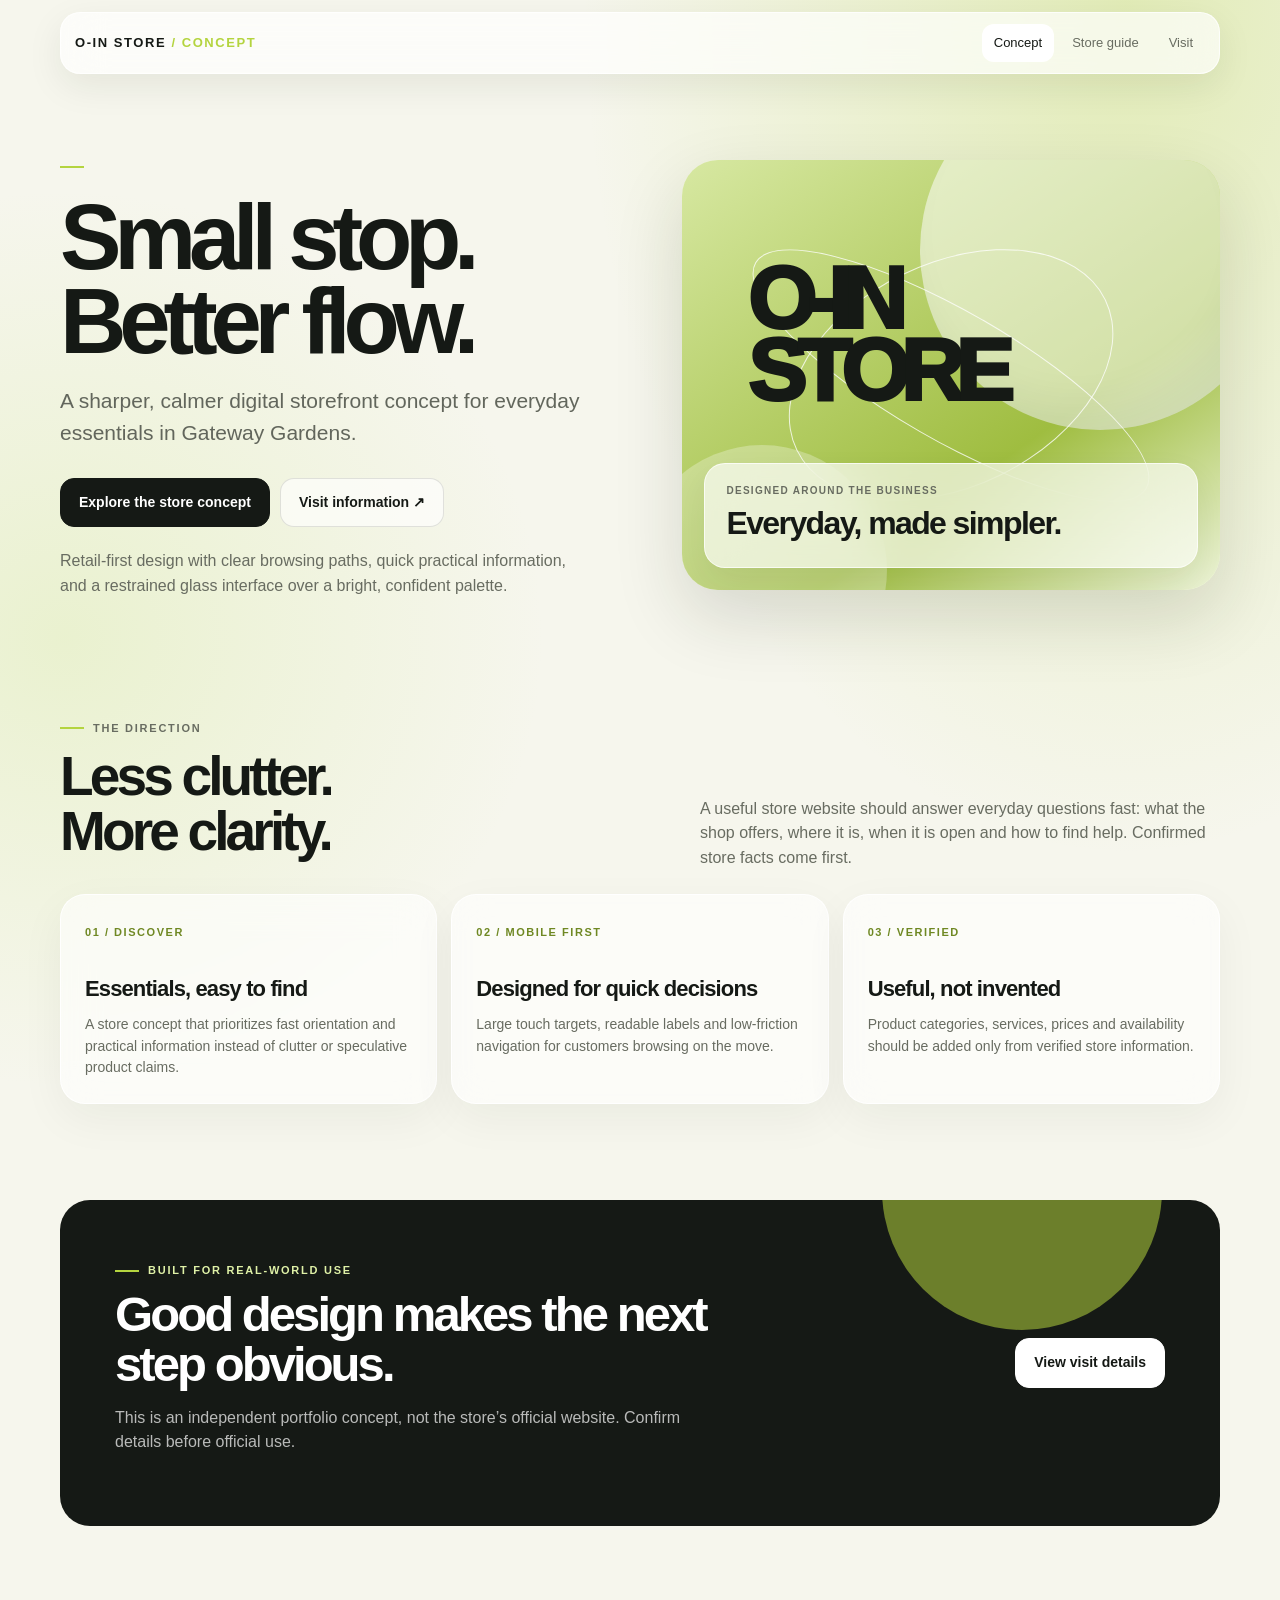
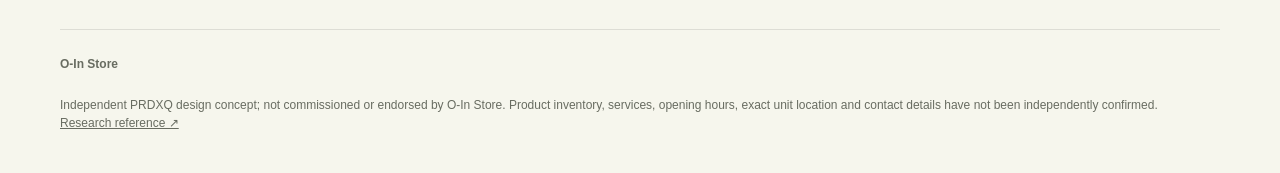
<file: index.html>
<!doctype html><html lang="en"><head><meta charset="utf-8"><meta name="viewport" content="width=device-width, initial-scale=1"><meta name="description" content="A premium, mobile-first independent PRDXQ website concept for O-In Store in Gateway Gardens."><meta name="theme-color" content="#b4d43f"><title>O-In Store · O-In Store | </title><link rel="stylesheet" href="assets/styles.css"></head><body><header class="bar"><a class="brand" href="index.html">O-In Store <span>/ concept</span></a><nav class="nav" aria-label="Main navigation"><a href="index.html" aria-current="page">Concept</a><a href="store.html" >Store guide</a><a href="visit.html" >Visit</a></nav></header><main><section class="hero wrap"><div><span class="eyebrow"></span><h1>Small stop.<br>Better flow.</h1><p class="lead">A sharper, calmer digital storefront concept for everyday essentials in Gateway Gardens.</p><div class="actions"><a class="btn" href="store.html">Explore the store concept</a><a class="btn alt" href="visit.html">Visit information ↗</a></div><p class="section-intro" style="margin-top:22px">Retail-first design with clear browsing paths, quick practical information, and a restrained glass interface over a bright, confident palette.</p></div><div class="art" aria-label="Abstract retail concept artwork"><div class="orbit"></div><div class="orbit two"></div><div class="art-word">O-IN<br>STORE</div><div class="glass"><small>Designed around the business</small><strong>Everyday, made simpler.</strong></div></div></section><section class="section wrap"><div class="section-head"><div><span class="eyebrow">The direction</span><h2>Less clutter.<br>More clarity.</h2></div><p class="section-intro">A useful store website should answer everyday questions fast: what the shop offers, where it is, when it is open and how to find help. Confirmed store facts come first.</p></div><div class="cards"><article class="card"><span class="num">01 / DISCOVER</span><h3>Essentials, easy to find</h3><p>A store concept that prioritizes fast orientation and practical information instead of clutter or speculative product claims.</p></article><article class="card"><span class="num">02 / MOBILE FIRST</span><h3>Designed for quick decisions</h3><p>Large touch targets, readable labels and low-friction navigation for customers browsing on the move.</p></article><article class="card"><span class="num">03 / VERIFIED</span><h3>Useful, not invented</h3><p>Product categories, services, prices and availability should be added only from verified store information.</p></article></div></section><section class="wrap section"><div class="band"><div><span class="eyebrow" style="color:var(--secondary)">Built for real-world use</span><h2>Good design makes the next step obvious.</h2><p>This is an independent portfolio concept, not the store’s official website. Confirm details before official use.</p></div><div><a class="btn" href="visit.html">View visit details</a></div></div></section></main><footer class="wrap footer"><div><strong>O-In Store</strong><br></div><div>Independent PRDXQ design concept; not commissioned or endorsed by O-In Store. Product inventory, services, opening hours, exact unit location and contact details have not been independently confirmed.<br><a href="https://www.gateway-gardens.de/en/life/" target="_blank" rel="noreferrer">Research reference ↗</a></div></footer></body></html>
</file>
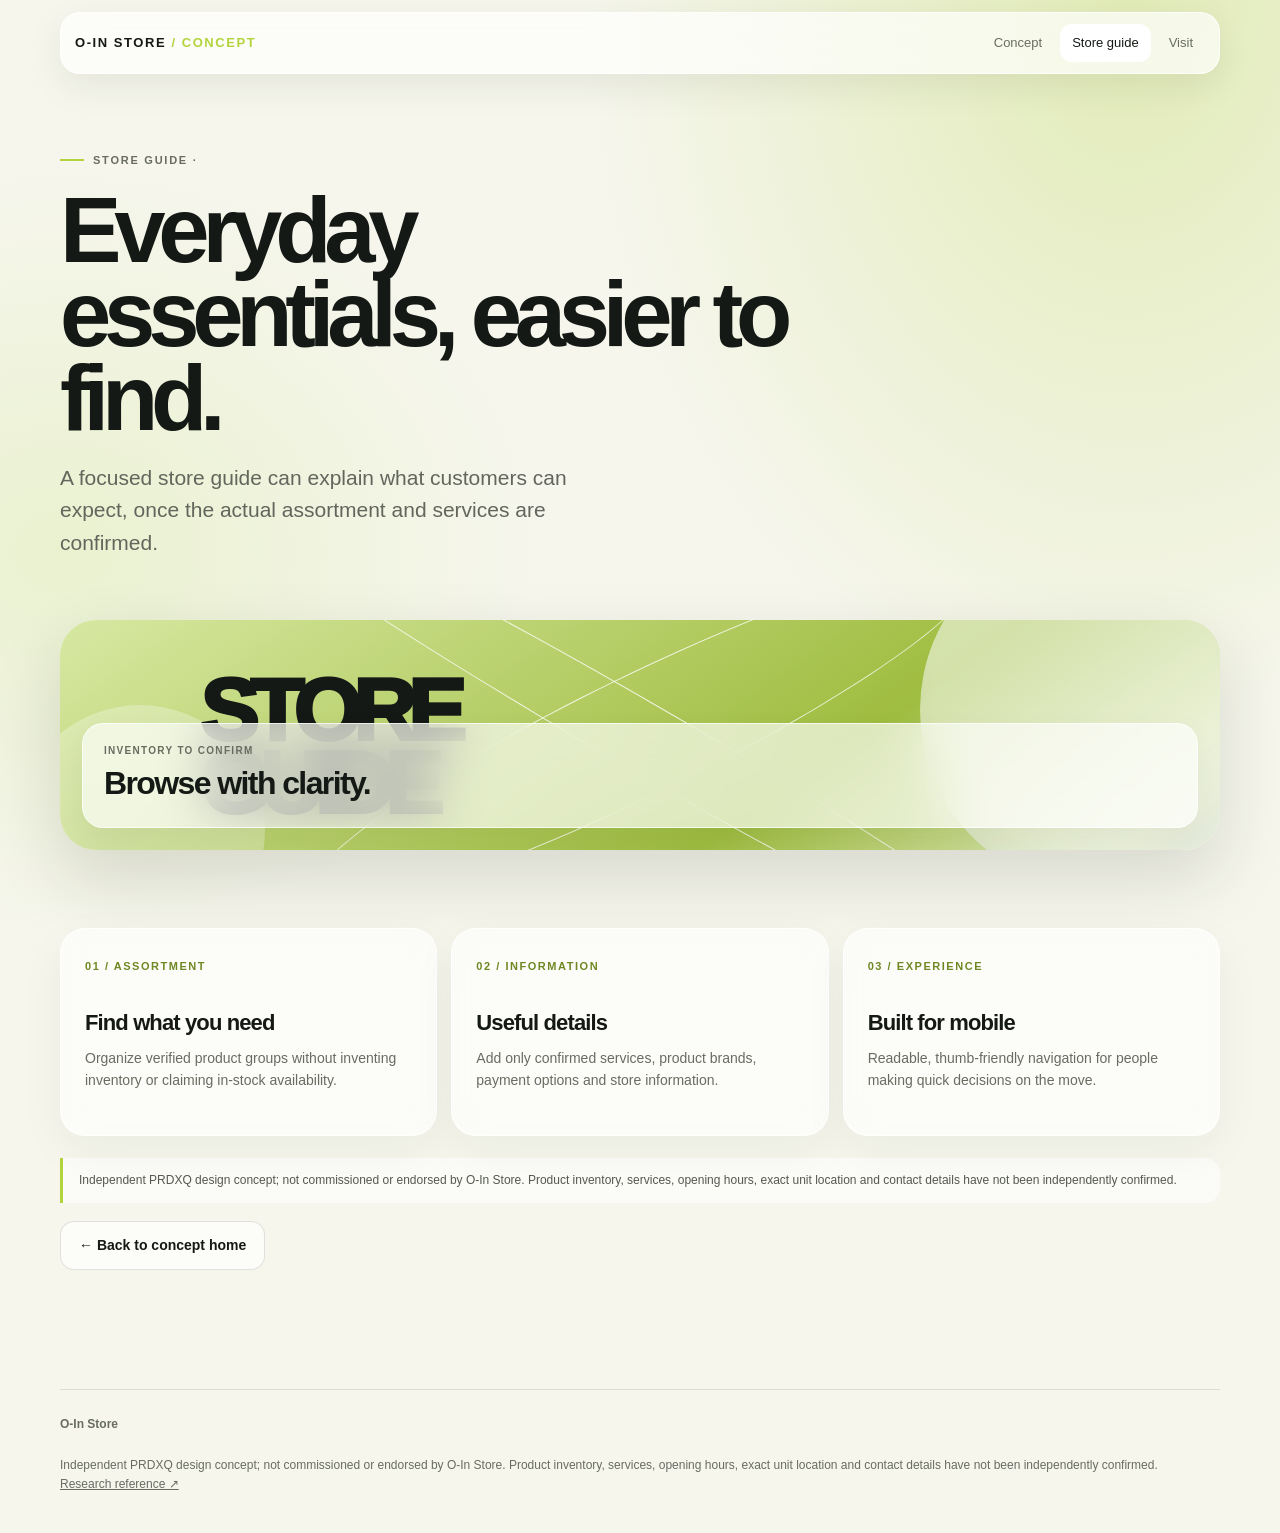
<file: store.html>
<!doctype html><html lang="en"><head><meta charset="utf-8"><meta name="viewport" content="width=device-width, initial-scale=1"><meta name="description" content="O-In Store — independent PRDXQ website concept."><meta name="theme-color" content="#b4d43f"><title>Store guide · O-In Store | </title><link rel="stylesheet" href="assets/styles.css"></head><body><header class="bar"><a class="brand" href="index.html">O-In Store <span>/ concept</span></a><nav class="nav" aria-label="Main navigation"><a href="index.html" >Concept</a><a href="store.html" aria-current="page">Store guide</a><a href="visit.html" >Visit</a></nav></header><main class="wrap"><section class="hero" style="grid-template-columns:1fr;min-height:unset;padding-bottom:30px"><div><span class="eyebrow">Store guide · </span><h1>Everyday essentials, easier to find.</h1><p class="lead">A focused store guide can explain what customers can expect, once the actual assortment and services are confirmed.</p></div><div class="art" style="min-height:230px"><div class="orbit"></div><div class="orbit two"></div><div class="art-word">STORE<br>GUIDE</div><div class="glass"><small>Inventory to confirm</small><strong>Browse with clarity.</strong></div></div></section><section class="section"><div class="cards"><article class="card"><span class="num">01 / ASSORTMENT</span><h3>Find what you need</h3><p>Organize verified product groups without inventing inventory or claiming in-stock availability.</p></article><article class="card"><span class="num">02 / INFORMATION</span><h3>Useful details</h3><p>Add only confirmed services, product brands, payment options and store information.</p></article><article class="card"><span class="num">03 / EXPERIENCE</span><h3>Built for mobile</h3><p>Readable, thumb-friendly navigation for people making quick decisions on the move.</p></article></div><div class="notice" style="margin-top:22px">Independent PRDXQ design concept; not commissioned or endorsed by O-In Store. Product inventory, services, opening hours, exact unit location and contact details have not been independently confirmed.</div><p style="margin-top:18px"><a class="btn alt" href="index.html">← Back to concept home</a></p></section></main><footer class="wrap footer"><div><strong>O-In Store</strong><br></div><div>Independent PRDXQ design concept; not commissioned or endorsed by O-In Store. Product inventory, services, opening hours, exact unit location and contact details have not been independently confirmed.<br><a href="https://www.gateway-gardens.de/en/life/" target="_blank" rel="noreferrer">Research reference ↗</a></div></footer></body></html>
</file>
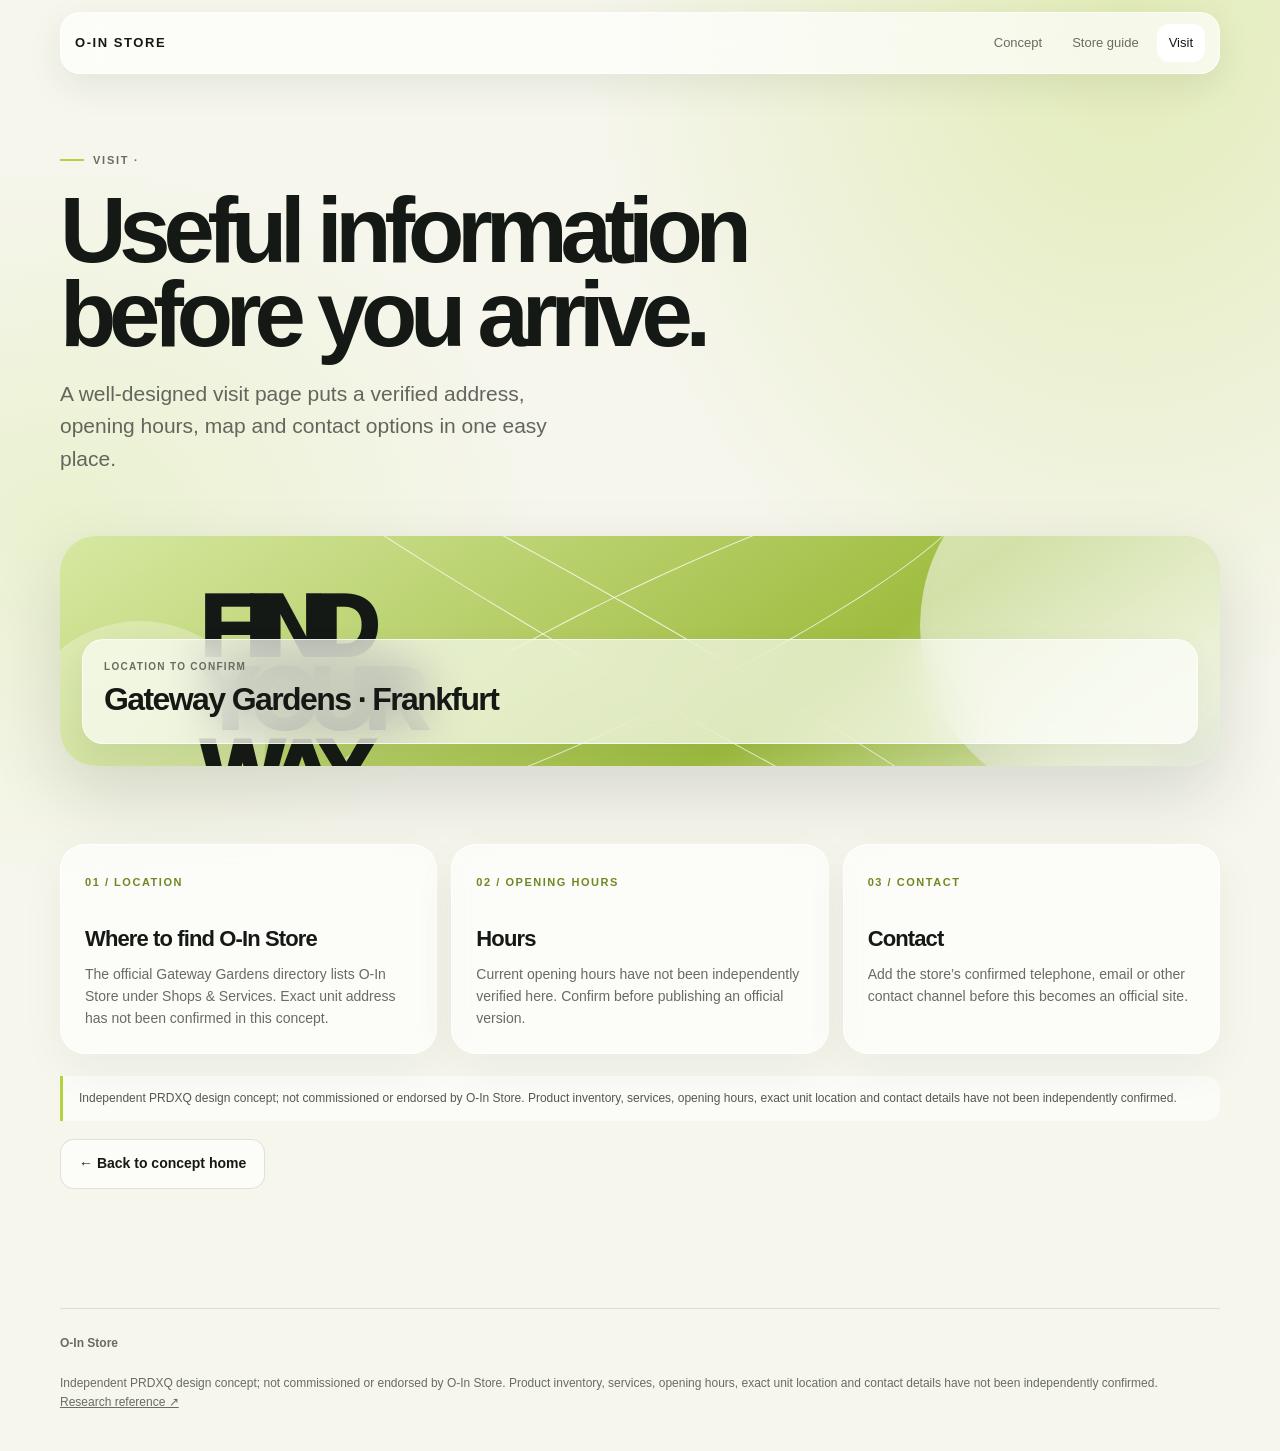
<file: visit.html>
<!doctype html><html lang="en"><head><meta charset="utf-8"><meta name="viewport" content="width=device-width, initial-scale=1"><meta name="description" content="O-In Store — independent PRDXQ website concept."><meta name="theme-color" content="#b4d43f"><title>Visit · O-In Store | </title><link rel="stylesheet" href="assets/styles.css"></head><body><header class="bar"><a class="brand" href="index.html">O-In Store </a><nav class="nav" aria-label="Main navigation"><a href="index.html" >Concept</a><a href="store.html" >Store guide</a><a href="visit.html" aria-current="page">Visit</a></nav></header><main class="wrap"><section class="hero" style="grid-template-columns:1fr;min-height:unset;padding-bottom:30px"><div><span class="eyebrow">Visit · </span><h1>Useful information before you arrive.</h1><p class="lead">A well-designed visit page puts a verified address, opening hours, map and contact options in one easy place.</p></div><div class="art" style="min-height:230px"><div class="orbit"></div><div class="orbit two"></div><div class="art-word">FIND<br>YOUR<br>WAY</div><div class="glass"><small>Location to confirm</small><strong>Gateway Gardens · Frankfurt</strong></div></div></section><section class="section"><div class="cards"><article class="card"><span class="num">01 / LOCATION</span><h3>Where to find O-In Store</h3><p>The official Gateway Gardens directory lists O-In Store under Shops & Services. Exact unit address has not been confirmed in this concept.</p></article><article class="card"><span class="num">02 / OPENING HOURS</span><h3>Hours</h3><p>Current opening hours have not been independently verified here. Confirm before publishing an official version.</p></article><article class="card"><span class="num">03 / CONTACT</span><h3>Contact</h3><p>Add the store’s confirmed telephone, email or other contact channel before this becomes an official site.</p></article></div><div class="notice" style="margin-top:22px">Independent PRDXQ design concept; not commissioned or endorsed by O-In Store. Product inventory, services, opening hours, exact unit location and contact details have not been independently confirmed.</div><p style="margin-top:18px"><a class="btn alt" href="index.html">← Back to concept home</a></p></section></main><footer class="wrap footer"><div><strong>O-In Store</strong><br></div><div>Independent PRDXQ design concept; not commissioned or endorsed by O-In Store. Product inventory, services, opening hours, exact unit location and contact details have not been independently confirmed.<br><a href="https://www.gateway-gardens.de/en/life/" target="_blank" rel="noreferrer">Research reference ↗</a></div></footer></body></html>
</file>
<file: assets/styles.css>
:root{--accent:#b4d43f;--secondary:#dff1a7;--ink:#151915;--paper:#f6f6ed;--muted:#686c61;--glass:rgba(255,255,255,.61);--line:rgba(255,255,255,.76)}*{box-sizing:border-box}html{scroll-behavior:smooth}body{margin:0;color:var(--ink);font-family:Inter,-apple-system,BlinkMacSystemFont,"Segoe UI",sans-serif;line-height:1.55;background:radial-gradient(ellipse at 88% 0%,rgba(180,212,63,.31),transparent 34rem),radial-gradient(ellipse at 5% 36%,rgba(210,232,150,.34),transparent 30rem),var(--paper)}a{color:inherit}.wrap{width:min(1160px,calc(100% - 40px));margin:auto}.bar{position:sticky;top:10px;z-index:5;width:min(1160px,calc(100% - 24px));margin:12px auto 0;padding:11px 14px;display:flex;align-items:center;justify-content:space-between;gap:16px;border:1px solid var(--line);border-radius:20px;background:rgba(255,255,255,.68);backdrop-filter:blur(22px);box-shadow:0 12px 36px rgba(28,35,18,.08)}.brand{text-decoration:none;font-size:13px;font-weight:900;letter-spacing:.12em;text-transform:uppercase;white-space:nowrap}.brand span{color:var(--accent)}.nav{display:flex;gap:6px;flex-wrap:wrap;justify-content:flex-end}.nav a{text-decoration:none;padding:9px 12px;border-radius:12px;font-size:13px;color:var(--muted)}.nav a:hover,.nav a[aria-current=page]{background:#fff;color:var(--ink)}.hero{min-height:590px;display:grid;grid-template-columns:1.04fr .96fr;align-items:center;gap:40px;padding:70px 0 58px}.eyebrow{display:inline-flex;align-items:center;gap:9px;color:var(--muted);font-weight:850;text-transform:uppercase;letter-spacing:.16em;font-size:11px}.eyebrow:before{content:"";width:24px;height:2px;background:var(--accent)}h1{font-size:clamp(48px,7.2vw,94px);line-height:.91;letter-spacing:-.078em;max-width:760px;margin:20px 0}.lead{font-size:clamp(17px,2vw,21px);max-width:545px;color:#62665c}.actions{display:flex;gap:10px;flex-wrap:wrap;margin-top:28px}.btn{display:inline-flex;align-items:center;justify-content:center;padding:13px 18px;border-radius:14px;text-decoration:none;font-weight:800;font-size:14px;background:var(--ink);color:white;border:1px solid var(--ink);transition:transform .2s,box-shadow .2s}.btn:hover{transform:translateY(-2px);box-shadow:0 10px 22px rgba(0,0,0,.12)}.btn.alt{color:var(--ink);background:rgba(255,255,255,.63);border-color:rgba(0,0,0,.11)}.art{min-height:430px;position:relative;overflow:hidden;border-radius:36px;background:linear-gradient(145deg,#d7e8a2,#9fbd40 65%,#edf4d8);box-shadow:0 28px 70px rgba(26,34,15,.14)}.art:before{content:"";position:absolute;width:360px;height:360px;top:-90px;right:-60px;border-radius:50%;background:rgba(255,255,255,.55);box-shadow:inset -24px -18px 45px rgba(20,40,0,.07)}.art:after{content:"";position:absolute;width:250px;height:250px;bottom:-105px;left:-45px;border-radius:50%;background:rgba(255,255,255,.28)}.orbit{position:absolute;inset:24% 18%;border:1px solid rgba(255,255,255,.78);border-radius:50%;transform:rotate(-26deg)}.orbit.two{inset:35% 8%;transform:rotate(30deg)}.art-word{position:absolute;z-index:1;top:24%;left:12%;font-size:clamp(54px,7vw,88px);line-height:.82;letter-spacing:-.1em;font-weight:950;white-space:pre-line}.glass{position:absolute;z-index:2;left:22px;right:22px;bottom:22px;padding:19px 21px;border:1px solid rgba(255,255,255,.72);border-radius:21px;background:rgba(255,255,255,.65);backdrop-filter:blur(24px);box-shadow:0 15px 34px rgba(22,40,4,.07)}.glass small{display:block;color:var(--muted);font-size:10px;letter-spacing:.13em;text-transform:uppercase;font-weight:850}.glass strong{font-size:clamp(20px,2.8vw,32px);letter-spacing:-.05em}.section{padding:48px 0}.section-head{display:flex;align-items:end;justify-content:space-between;gap:26px;margin-bottom:23px}.section h2{font-size:clamp(31px,4.6vw,55px);line-height:1;letter-spacing:-.07em;margin:12px 0}.section-intro{max-width:520px;color:var(--muted);margin:0}.cards{display:grid;grid-template-columns:repeat(3,1fr);gap:14px}.card{min-height:208px;padding:24px;border:1px solid rgba(255,255,255,.9);border-radius:25px;background:var(--glass);backdrop-filter:blur(18px);box-shadow:0 15px 45px rgba(26,34,15,.05)}.num{color:#6f8823;font-size:11px;letter-spacing:.14em;font-weight:900}.card h3{font-size:22px;letter-spacing:-.04em;margin:28px 0 8px}.card p{font-size:14px;color:var(--muted);margin:0}.band{padding:clamp(27px,5vw,55px);border-radius:30px;background:var(--ink);color:#fff;position:relative;overflow:hidden;display:flex;align-items:center;justify-content:space-between;gap:25px}.band:after{content:"";position:absolute;width:280px;height:280px;border-radius:50%;background:var(--accent);opacity:.55;right:5%;top:-150px}.band>div{position:relative;z-index:1}.band h2{font-size:clamp(30px,4vw,49px);line-height:1.02;letter-spacing:-.06em;margin:10px 0;max-width:680px}.band p{max-width:580px;color:rgba(255,255,255,.7)}.band .btn{background:#fff;color:var(--ink);border-color:#fff}.notice{border-left:3px solid var(--accent);background:rgba(255,255,255,.61);border-radius:0 15px 15px 0;padding:13px 16px;color:#55594e;font-size:12px}.footer{display:flex;justify-content:space-between;gap:22px;flex-wrap:wrap;margin-top:55px;padding:25px 0 40px;border-top:1px solid rgba(0,0,0,.1);font-size:12px;color:var(--muted)}.footer a{color:inherit}@media(max-width:760px){.wrap{width:min(100% - 28px,580px)}.bar{align-items:flex-start;flex-direction:column;gap:8px;border-radius:17px;top:6px}.nav{justify-content:flex-start;width:100%}.nav a{padding:8px 9px;font-size:12px}.hero{grid-template-columns:1fr;gap:24px;padding:48px 0 28px;min-height:unset}.art{min-height:330px}.section{padding:34px 0}.section-head{display:block}.section-intro{margin-top:14px}.cards{grid-template-columns:1fr}.band{align-items:flex-start;flex-direction:column}.footer{display:block}.footer>*{margin-bottom:8px}}@media(prefers-reduced-motion:reduce){html{scroll-behavior:auto}*,*:before,*:after{transition:none!important;animation:none!important}}
</file>
